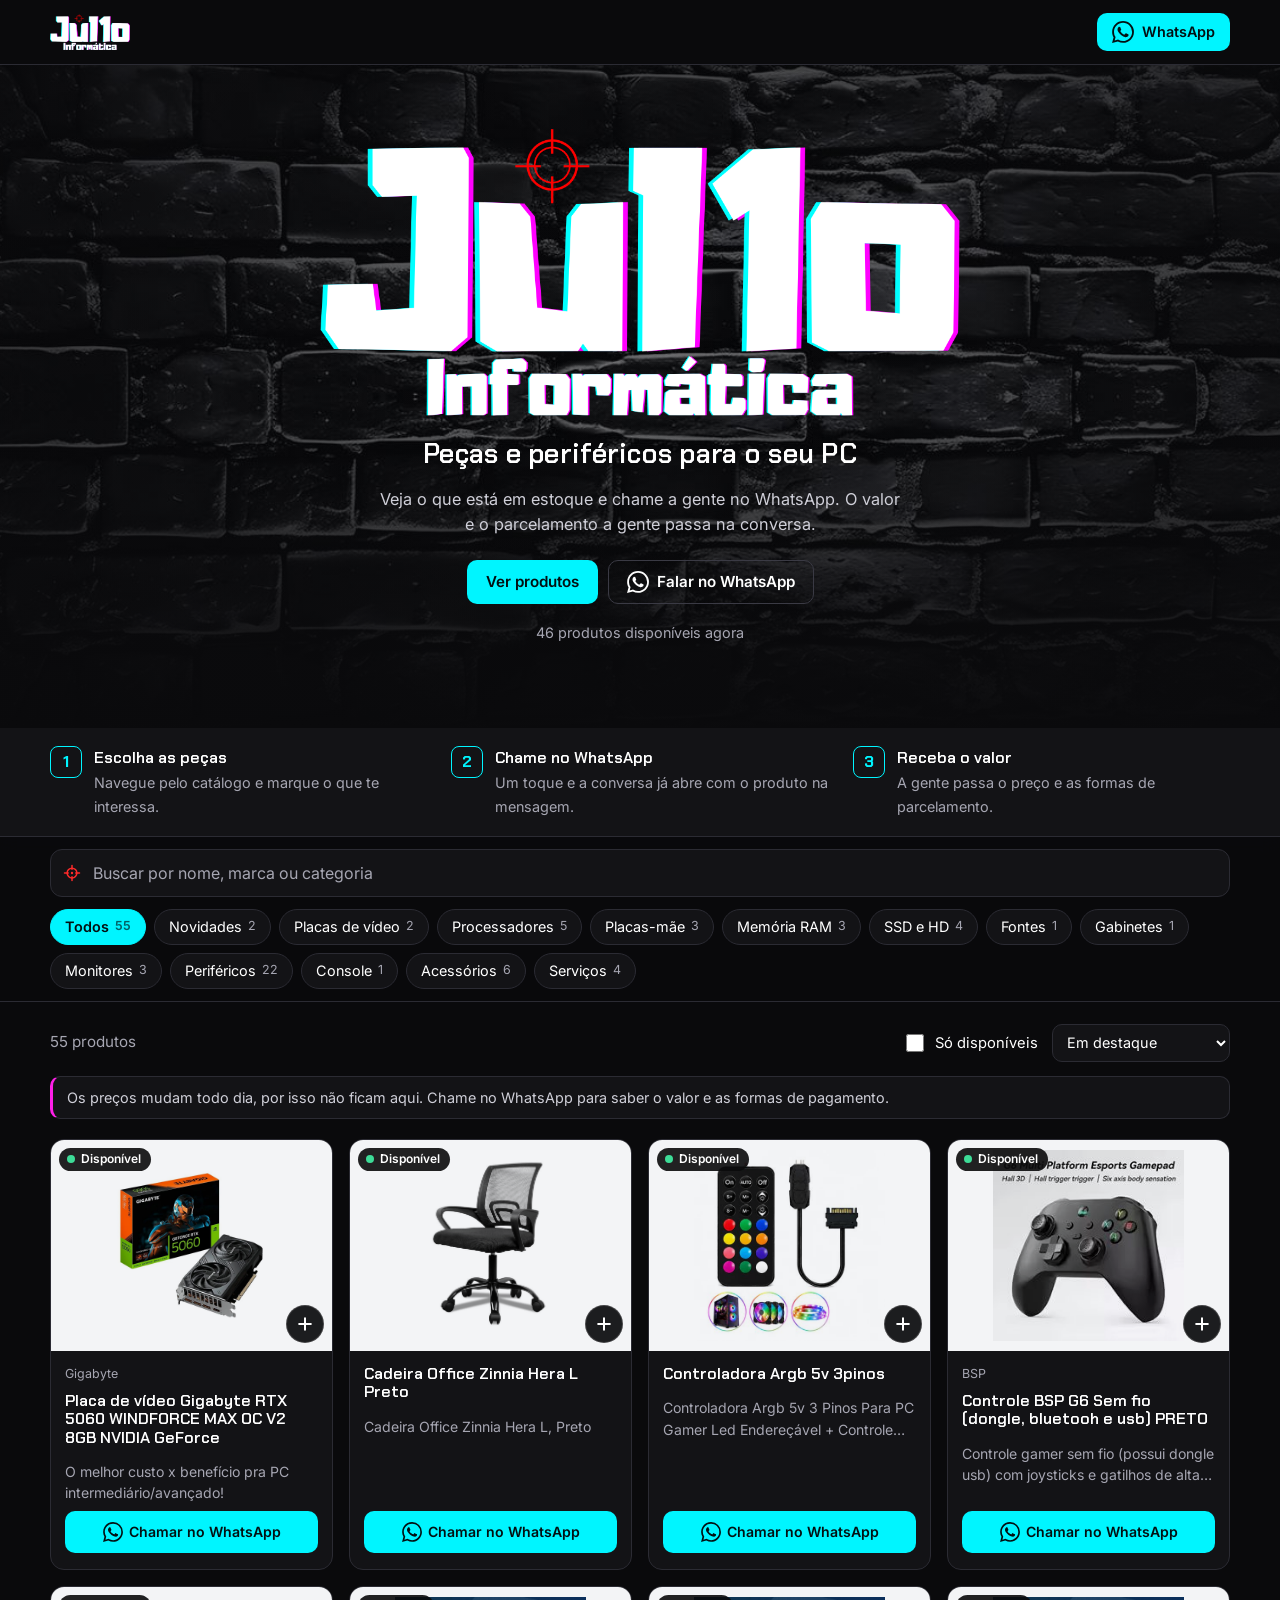
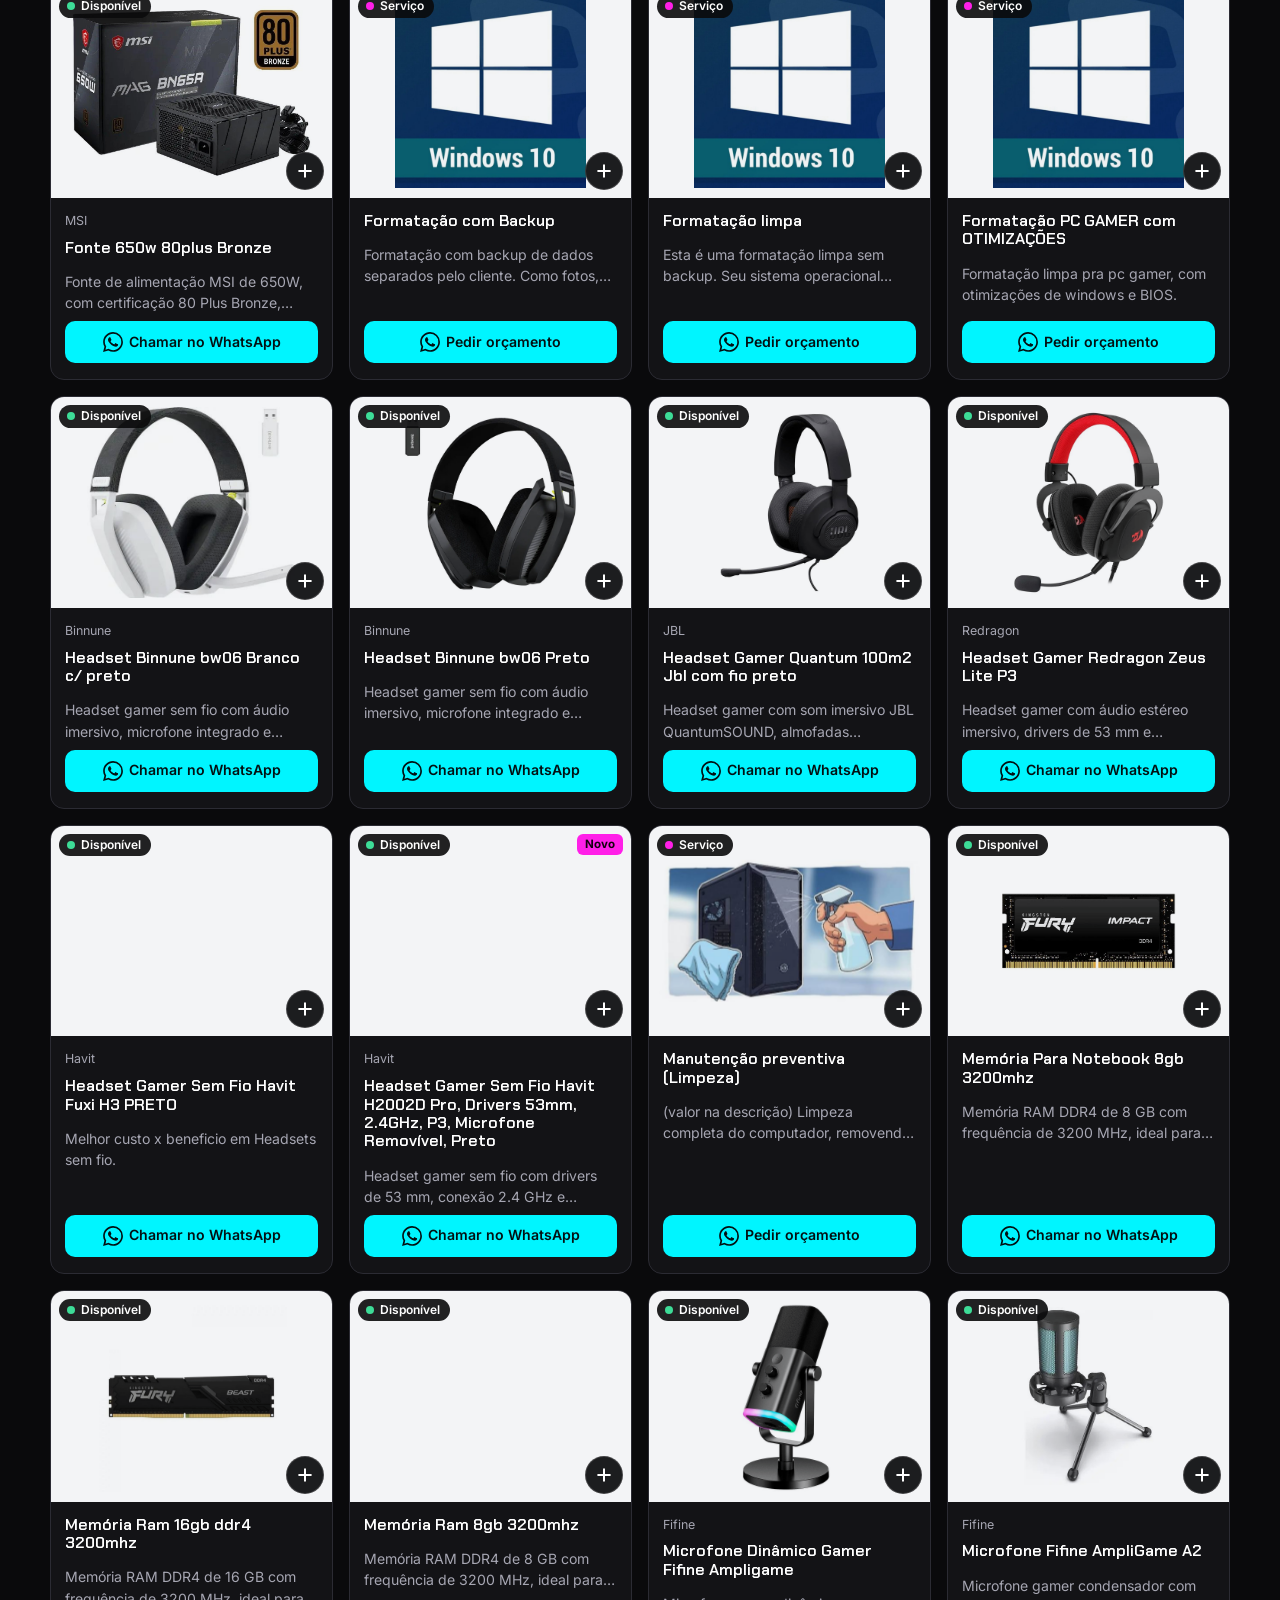
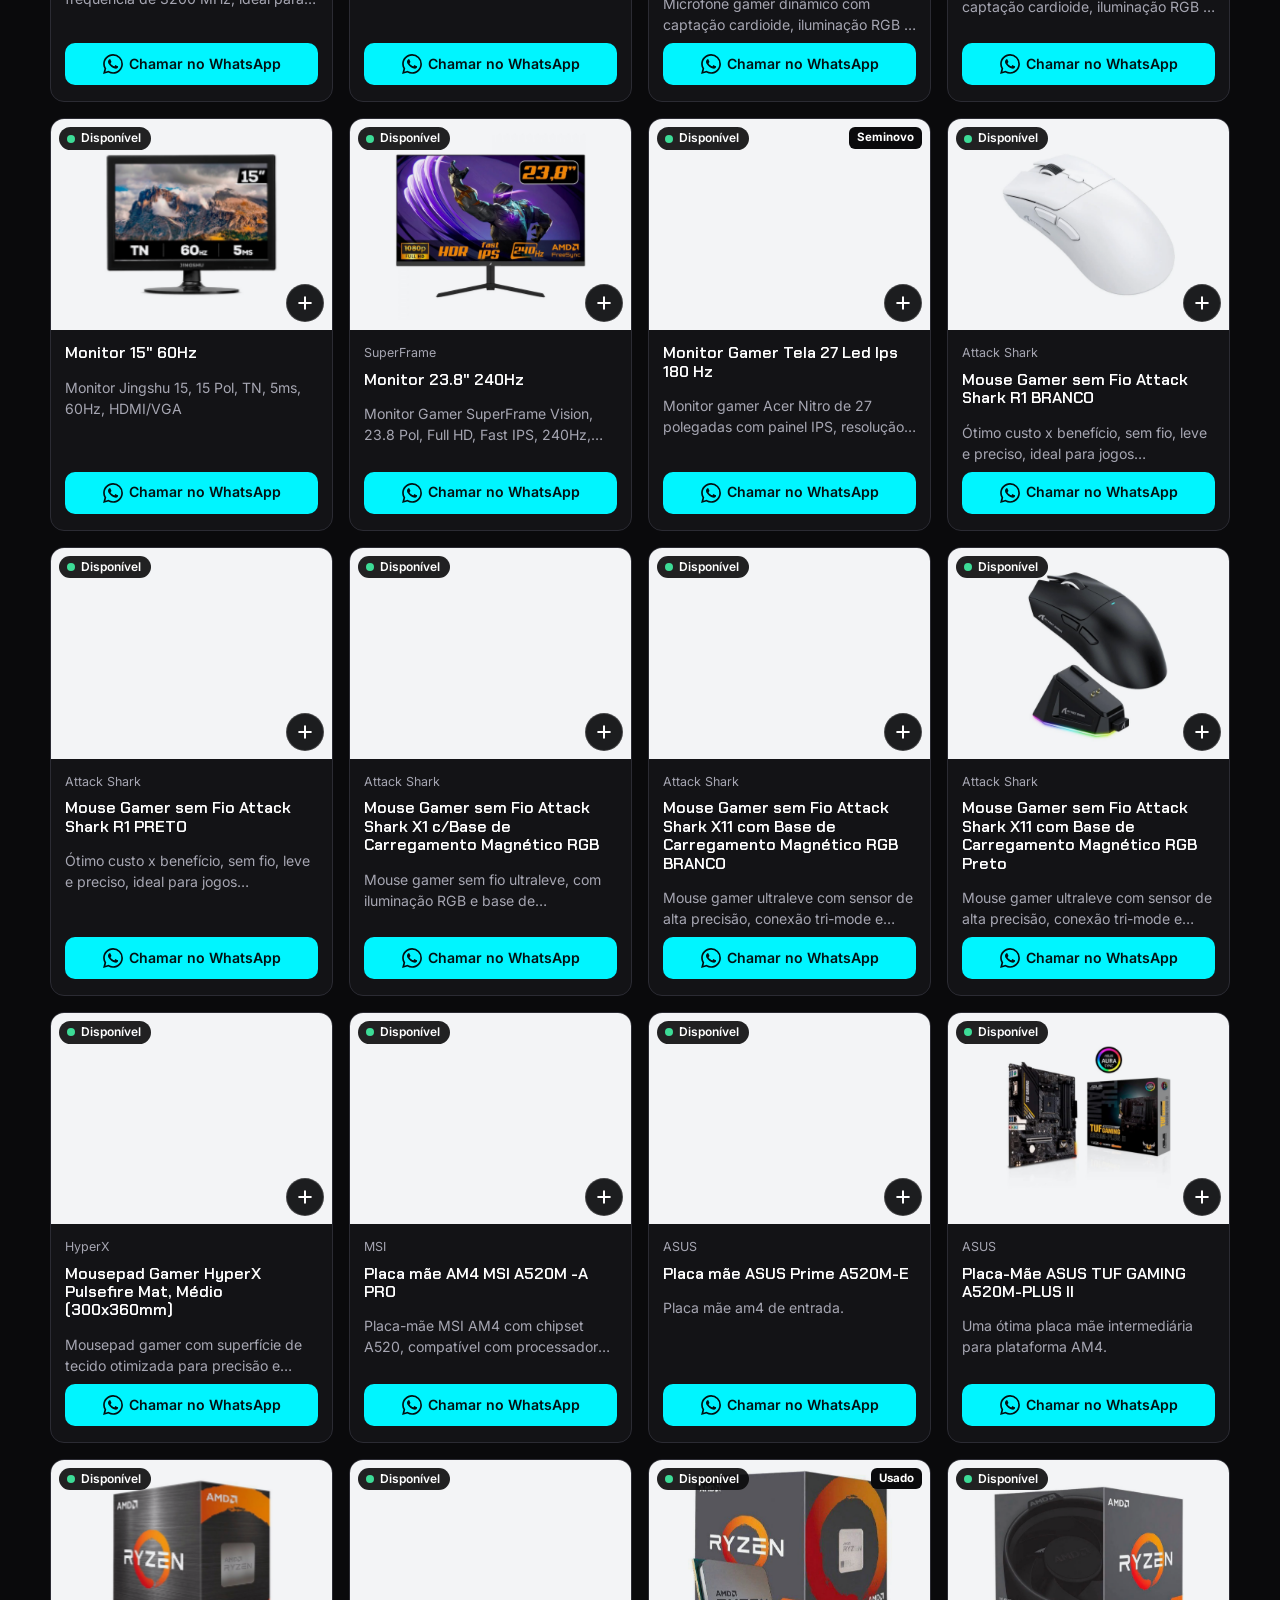
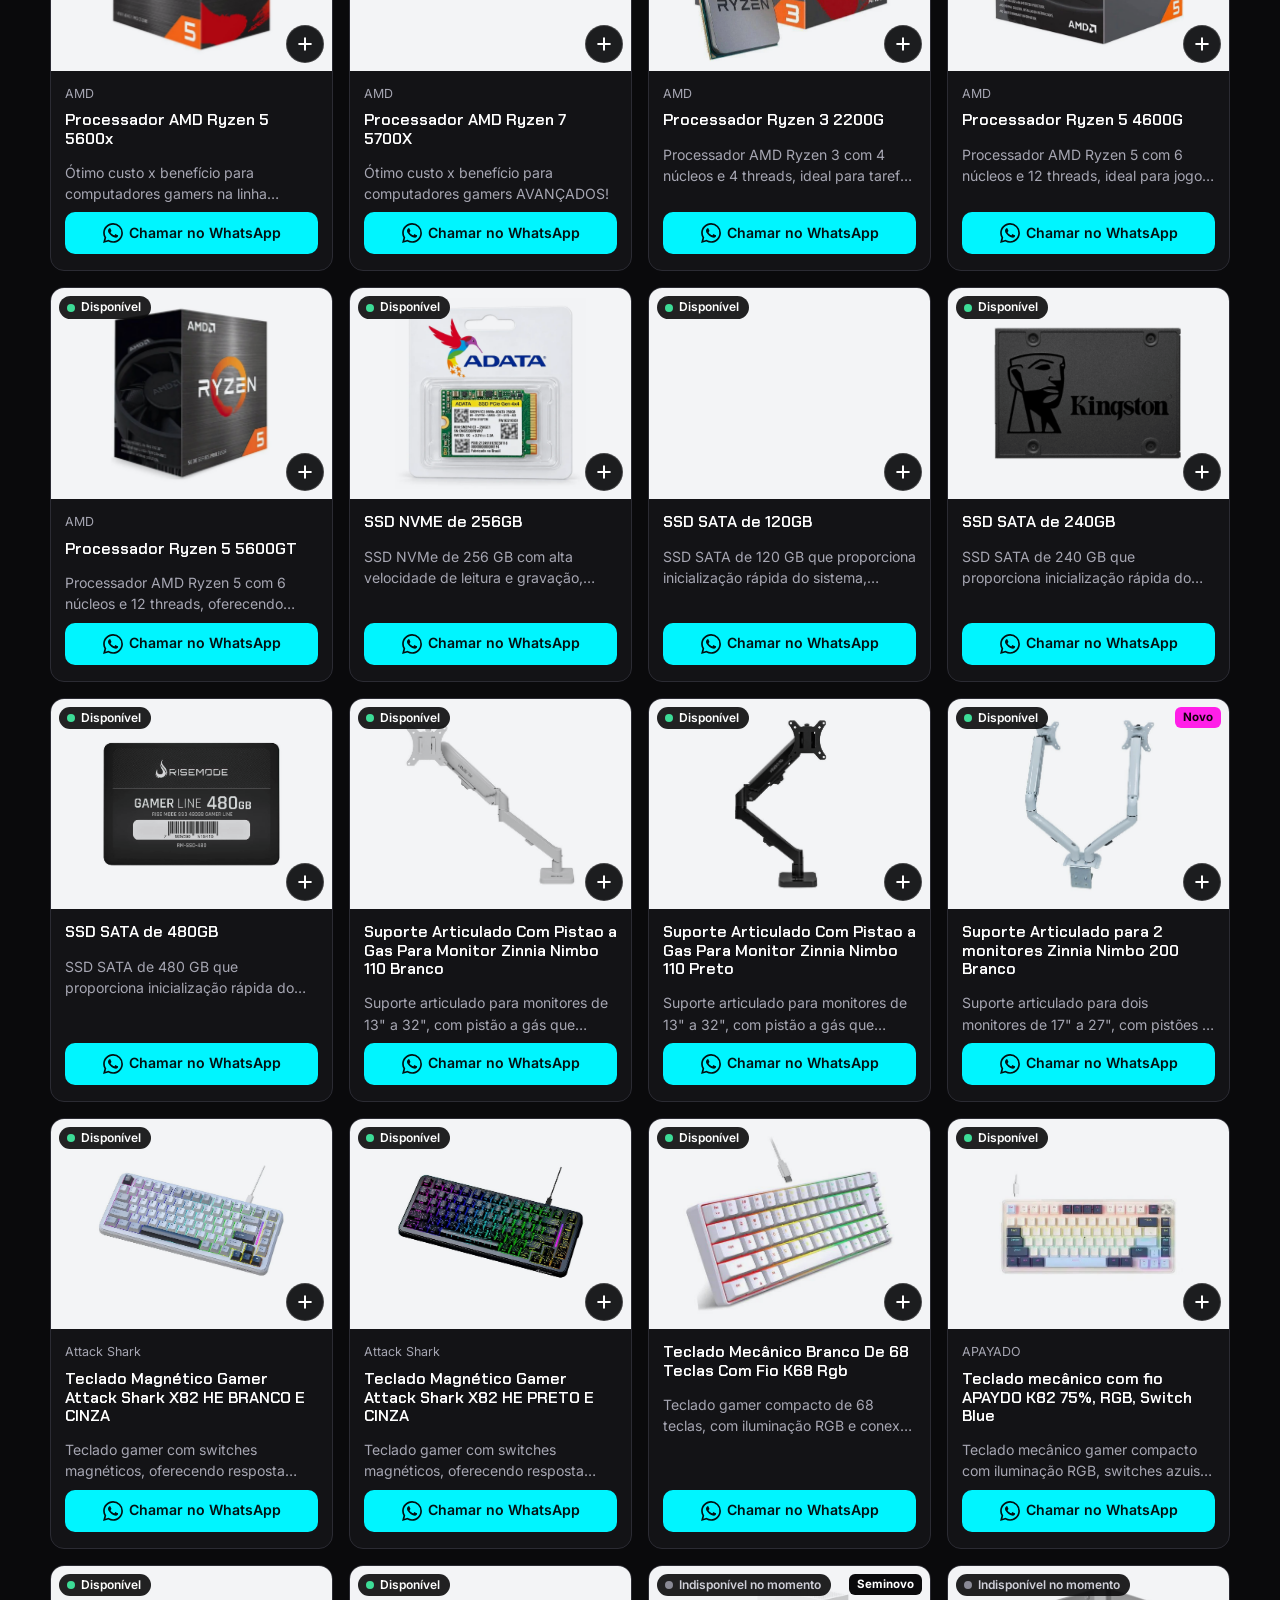
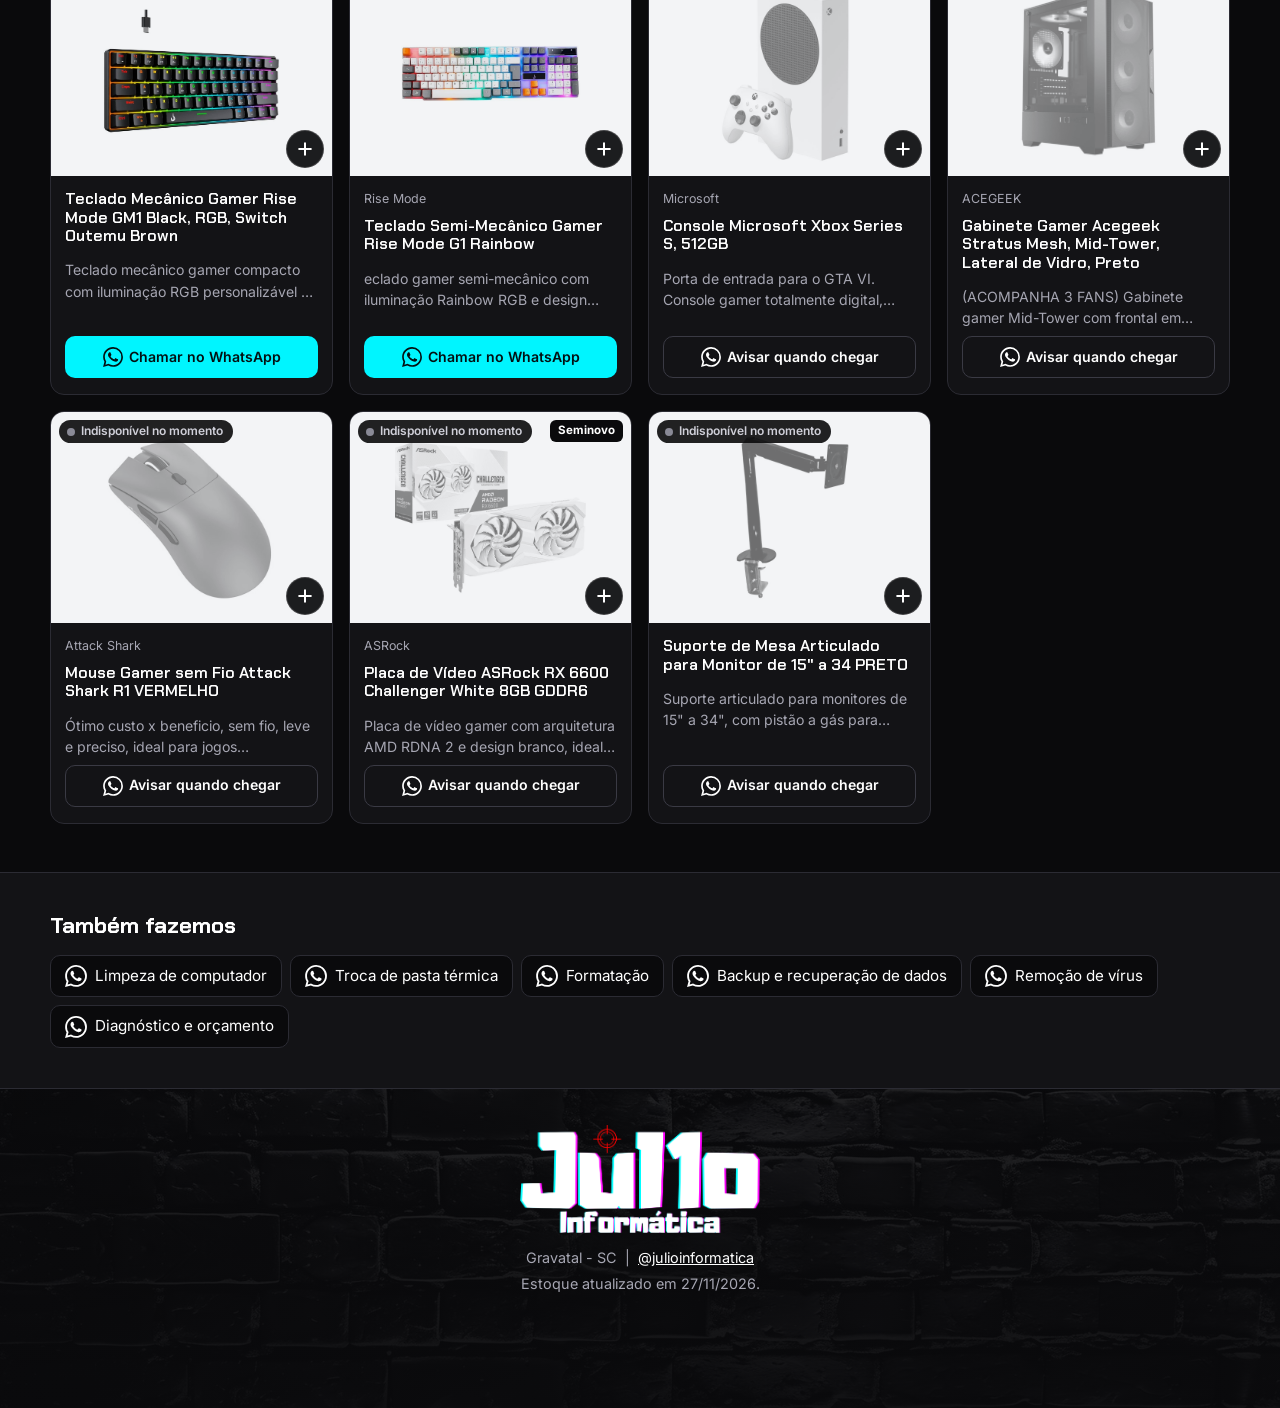
<file: index.html>
<!doctype html>
<html lang="pt-BR">
<head>
  <meta charset="utf-8">
  <meta name="viewport" content="width=device-width, initial-scale=1">
  <title>Jul1o Informática | Catálogo</title>
  <meta name="description" content="Catálogo de peças e periféricos da Jul1o Informática. Veja o que tem em estoque e chame no WhatsApp.">
  <meta name="theme-color" content="#0a0a0c">

  <!-- Prévia ao compartilhar o link (WhatsApp, Instagram, etc.)
       A imagem precisa do endereço completo do site, senão as redes sociais não mostram. -->
  <meta property="og:type" content="website">
  <meta property="og:url" content="https://julioinformaticagvt.github.io/catalogo/">
  <meta property="og:title" content="Jul1o Informática | Catálogo">
  <meta property="og:description" content="Peças e periféricos para o seu PC. Veja o que tem em estoque e chame no WhatsApp.">
  <meta property="og:locale" content="pt_BR">
  <meta property="og:image" content="https://julioinformaticagvt.github.io/catalogo/img/og.jpg">
  <meta name="twitter:card" content="summary_large_image">

  <link rel="icon" type="image/png" href="img/favicon.png">
  <link rel="apple-touch-icon" href="img/apple-touch-icon.png">

  <link rel="preconnect" href="https://fonts.googleapis.com">
  <link rel="preconnect" href="https://fonts.gstatic.com" crossorigin>
  <link href="https://fonts.googleapis.com/css2?family=Chakra+Petch:wght@500;600;700&family=Inter:wght@400;500;600&display=swap" rel="stylesheet">
  <link rel="stylesheet" href="css/style.css">
</head>
<body>
  <a class="skip" href="#produtos">Ir para os produtos</a>

  <header class="top">
    <div class="wrap top-in">
      <a class="brand" href="./" aria-label="Júlio Informática, início">
        <img src="img/logo.png" alt="Júlio Informática" width="1038" height="466">
      </a>
      <!-- O logo do WhatsApp dos botões é colocado pelo js/app.js (ICONE_WA) -->
      <a class="btn primary sm" id="top-wa" href="#" target="_blank" rel="noopener">
        <span>WhatsApp</span>
      </a>
    </div>
  </header>

  <section class="hero">
    <div class="wrap">
      <h1 class="logo-glitch">
        <img class="base" src="img/logo.png" alt="Júlio Informática" width="1038" height="466" fetchpriority="high">
        <img class="g g1" src="img/logo.png" alt="" aria-hidden="true">
        <img class="g g2" src="img/logo.png" alt="" aria-hidden="true">
      </h1>
      <p class="tagline" id="hero-titulo">Peças e periféricos para o seu PC</p>
      <p class="lead" id="hero-sub"></p>
      <div class="hero-actions">
        <a class="btn primary" href="#produtos">Ver produtos</a>
        <a class="btn ghost" id="hero-wa" href="#" target="_blank" rel="noopener"><span>Falar no WhatsApp</span></a>
      </div>
      <p class="hero-note" id="hero-note"></p>
    </div>
  </section>

  <section class="passos" id="passos-sec" hidden aria-label="Como funciona">
    <div class="wrap">
      <ol id="passos-lista"></ol>
    </div>
  </section>

  <div class="toolbar" id="toolbar">
    <div class="wrap">
      <label class="search">
        <svg class="ico target" viewBox="0 0 24 24" aria-hidden="true"><circle cx="12" cy="12" r="6.5" fill="none" stroke="currentColor" stroke-width="2"/><circle cx="12" cy="12" r="1.6" fill="currentColor"/><path d="M12 2v5M12 17v5M2 12h5M17 12h5" stroke="currentColor" stroke-width="2" stroke-linecap="round"/></svg>
        <span class="sr">Buscar produto</span>
        <input id="busca" type="search" placeholder="Buscar por nome, marca ou categoria" autocomplete="off" enterkeyhint="search">
        <button type="button" class="clear" id="busca-limpar" aria-label="Limpar busca" hidden>&times;</button>
      </label>
      <div class="chips" id="chips" role="group" aria-label="Categorias"></div>
    </div>
  </div>

  <main class="wrap" id="produtos">
    <div class="meta">
      <p class="count" id="contagem" aria-live="polite"></p>
      <div class="controls">
        <label class="check">
          <input type="checkbox" id="so-disp">
          <span>Só disponíveis</span>
        </label>
        <label class="sort">
          <span class="sr">Ordenar</span>
          <select id="ordem">
            <option value="destaque">Em destaque</option>
            <option value="disp">Disponíveis primeiro</option>
            <option value="az">Nome (A-Z)</option>
          </select>
        </label>
      </div>
    </div>

    <p class="price-note" id="aviso-preco"></p>

    <div class="grid" id="grid"></div>

    <div class="empty" id="vazio" hidden>
      <h2 id="vazio-titulo">Nenhum produto encontrado</h2>
      <p id="vazio-texto">Tente outra palavra ou outra categoria. Se não achou, pergunte direto para a gente.</p>
      <a class="btn primary" id="vazio-wa" href="#" target="_blank" rel="noopener"><span>Perguntar no WhatsApp</span></a>
    </div>
  </main>

  <section class="servicos" id="servicos-sec" hidden>
    <div class="wrap">
      <h2>Também fazemos</h2>
      <ul id="servicos-lista"></ul>
    </div>
  </section>

  <footer class="foot">
    <div class="wrap foot-in">
      <img class="foot-logo" src="img/logo.png" alt="" width="1038" height="466" loading="lazy">
      <p class="foot-info" id="foot-info"></p>
      <p class="foot-upd" id="foot-upd"></p>
    </div>
  </footer>

  <a class="fab" id="fab" href="#" target="_blank" rel="noopener" aria-label="Chamar no WhatsApp"></a>

  <button type="button" class="topo" id="topo" aria-label="Voltar ao topo" hidden>
    <svg viewBox="0 0 24 24" aria-hidden="true"><path d="M6 14l6-6 6 6" fill="none" stroke="currentColor" stroke-width="2.4" stroke-linecap="round" stroke-linejoin="round"/></svg>
  </button>

  <button type="button" class="lista-bar" id="lista-bar" hidden>
    <span class="lb-txt">Minha lista de interesse</span>
    <span class="lb-num" id="lista-num">0</span>
    <span class="lb-cta">Ver lista</span>
  </button>

  <dialog id="modal" aria-labelledby="m-titulo">
    <div class="m-in" id="modal-conteudo"></div>
  </dialog>

  <!-- Foto ampliada (abre ao tocar na foto do produto) -->
  <dialog id="zoom-dlg" class="zoom" aria-label="Foto ampliada">
    <img id="zoom-img" alt="">
    <button type="button" class="m-close" data-zfechar aria-label="Fechar foto">&times;</button>
    <button type="button" class="z-nav z-prev" data-zpasso="-1" aria-label="Foto anterior">&#8249;</button>
    <button type="button" class="z-nav z-next" data-zpasso="1" aria-label="Próxima foto">&#8250;</button>
    <p class="z-dica" id="zoom-dica">Toque na foto para aproximar</p>
  </dialog>

  <dialog id="lista-dlg" aria-labelledby="l-titulo">
    <div class="l-in" id="lista-conteudo"></div>
  </dialog>

  <div class="toast" id="toast" role="status" aria-live="polite" hidden></div>

  <script src="js/config.js"></script>
  <script src="dados/produtos.js"></script>
  <script src="js/app.js"></script>
</body>
</html>
</file>
<file: css/style.css>
/* ============================================================
   ESTILO DO CATÁLOGO - Júlio Informática
   Identidade: parede de tijolos preta + logo com glitch (ciano e magenta)
   e a mira vermelha. As cores ficam todas aqui em cima: mudou aqui,
   muda no site todo.
   ============================================================ */
:root {
  --bg: #0a0a0c;
  --surface: #131316;
  --surface-2: #1b1b20;
  --line: #2b2b33;
  --text: #ffffff;
  --muted: #a6a6b2;

  --cyan: #00f5ff;          /* cor principal (vem da logo) */
  --magenta: #ff1fe8;       /* segunda cor da logo */
  --red: #ff2a2a;           /* a mira da logo */
  --accent: var(--cyan);
  --accent-ink: #031012;    /* texto sobre botão ciano */

  --ok: #3ddc97;            /* disponível */
  --off: #8a8a96;           /* indisponível */
  --photo-bg: #f3f4f6;      /* fundo atrás das fotos (combina com fundo branco) */

  --radius: 14px;
  --font-title: "Chakra Petch", system-ui, sans-serif;
  --font-body: "Inter", system-ui, -apple-system, "Segoe UI", sans-serif;
}

*, *::before, *::after { box-sizing: border-box; }
html { scroll-behavior: smooth; -webkit-text-size-adjust: 100%; }
body {
  margin: 0;
  background: var(--bg);
  color: var(--text);
  font-family: var(--font-body);
  font-size: 16px;
  line-height: 1.5;
}
img { max-width: 100%; display: block; }
button, input, select { font: inherit; color: inherit; }
h1, h2, h3 { font-family: var(--font-title); margin: 0; line-height: 1.15; }
a { color: inherit; }
[hidden] { display: none !important; }

.wrap { width: min(1180px, 100% - 32px); margin-inline: auto; }
.sr { position: absolute; width: 1px; height: 1px; overflow: hidden; clip: rect(0 0 0 0); white-space: nowrap; }
.skip { position: absolute; left: -999px; top: 8px; background: var(--accent); color: var(--accent-ink); padding: 8px 12px; border-radius: 8px; z-index: 100; }
.skip:focus { left: 8px; }
:focus-visible { outline: 2px solid var(--cyan); outline-offset: 3px; }

/* ---------- Botões ---------- */
.btn {
  display: inline-flex; align-items: center; justify-content: center; gap: 8px;
  min-height: 44px; padding: 0 18px;
  border-radius: 10px; border: 1px solid transparent;
  font-weight: 600; font-size: 0.95rem; text-decoration: none; cursor: pointer;
  transition: transform .12s, box-shadow .12s, background .15s, border-color .15s;
}
.btn.primary { background: var(--cyan); color: var(--accent-ink); }
.btn.primary:hover { transform: translate(-2px, -2px); box-shadow: 3px 3px 0 var(--magenta); }
.btn.primary:active { transform: none; box-shadow: none; }
.btn.ghost { background: transparent; border-color: #3a3a44; color: var(--text); }
.btn.ghost:hover { border-color: var(--cyan); background: var(--surface); }
.btn.sm { min-height: 38px; padding: 0 14px; font-size: 0.9rem; }
.ico { width: 18px; height: 18px; flex: none; }
.ico.wa { width: 22px; height: 22px; }   /* logo do WhatsApp (mesma cor do texto do botão) */

/* ---------- Topo ---------- */
.top { position: relative; z-index: 5; border-bottom: 1px solid var(--line); background: var(--bg); }
.top-in { display: flex; align-items: center; justify-content: space-between; min-height: 64px; gap: 12px; }
.brand { display: flex; align-items: center; text-decoration: none; }
.brand img { height: 36px; width: auto; }

/* ---------- Hero: parede de tijolos + logo ---------- */
.hero {
  position: relative; overflow: hidden; text-align: center;
  padding: 36px 0 52px;
  background:
    radial-gradient(ellipse 70% 80% at 50% 42%, rgba(10,10,12,.05), rgba(10,10,12,.78) 100%),
    linear-gradient(to bottom, rgba(10,10,12,.2) 55%, var(--bg) 100%),
    url("../img/tijolos.jpg") center top / cover no-repeat,
    var(--bg);
}
.hero .wrap { position: relative; z-index: 1; }

/* Logo com glitch: a logo já vem com o ciano/magenta. A cada 8 segundos
   ela dá uma tremida curta (menos de 1 segundo). Em quem pede menos
   movimento no aparelho, o efeito fica desligado. */
.logo-glitch { position: relative; width: min(640px, 88vw); margin: 0 auto; }
.logo-glitch .base { width: 100%; height: auto; }
.logo-glitch .g {
  position: absolute; inset: 0; width: 100%; height: 100%;
  pointer-events: none; clip-path: inset(0 0 100% 0);
}
.logo-glitch .g1 { filter: drop-shadow(-7px 0 0 var(--cyan)); animation: gl1 8s steps(1, end) 1.4s infinite; }
.logo-glitch .g2 { filter: drop-shadow(7px 0 0 var(--magenta)); animation: gl2 8s steps(1, end) 1.4s infinite; }
@keyframes gl1 {
  0%, 11%, 100% { clip-path: inset(0 0 100% 0); transform: none; }
  1%  { clip-path: inset(12% 0 68% 0); transform: translateX(-8px); }
  4%  { clip-path: inset(58% 0 22% 0); transform: translateX(6px); }
  7%  { clip-path: inset(34% 0 46% 0); transform: translateX(-5px); }
  10% { clip-path: inset(80% 0 4% 0);  transform: translateX(7px); }
}
@keyframes gl2 {
  0%, 11%, 100% { clip-path: inset(0 0 100% 0); transform: none; }
  1%  { clip-path: inset(62% 0 18% 0); transform: translateX(8px); }
  4%  { clip-path: inset(20% 0 60% 0); transform: translateX(-6px); }
  7%  { clip-path: inset(72% 0 10% 0); transform: translateX(5px); }
  10% { clip-path: inset(40% 0 40% 0); transform: translateX(-7px); }
}

.tagline { margin: 18px 0 0; font-family: var(--font-title); font-weight: 600; font-size: clamp(1.15rem, 3.4vw, 1.7rem); letter-spacing: .01em; }
.lead { color: #cfcfd8; max-width: 52ch; margin: 12px auto 0; font-size: 1.02rem; }
.hero-actions { display: flex; flex-wrap: wrap; justify-content: center; gap: 10px; margin-top: 24px; }
.hero-note { margin: 18px 0 0; color: var(--muted); font-size: 0.9rem; }

/* ---------- Como funciona ---------- */
.passos { border-bottom: 1px solid var(--line); background: var(--surface); }
.passos ol { list-style: none; margin: 0; padding: 18px 0; display: grid; gap: 14px; grid-template-columns: 1fr; counter-reset: passo; }
.passos li { display: flex; gap: 12px; align-items: flex-start; }
.passos .n {
  flex: none; display: grid; place-items: center; width: 32px; height: 32px; border-radius: 8px;
  border: 1px solid var(--cyan); color: var(--cyan);
  font-family: var(--font-title); font-weight: 700;
}
.passos strong { display: block; font-family: var(--font-title); font-weight: 600; }
.passos span.t { color: var(--muted); font-size: 0.9rem; }
/* No celular os passos ficam compactos (só o título), para os produtos aparecerem logo */
@media (max-width: 639px) {
  .passos ol { grid-template-columns: repeat(3, 1fr); gap: 8px; padding: 14px 0; }
  .passos li { flex-direction: column; align-items: center; text-align: center; gap: 6px; }
  .passos strong { font-size: 0.8rem; line-height: 1.25; }
  .passos span.t { display: none; }
}

/* ---------- Barra de busca e categorias ---------- */
.toolbar {
  position: sticky; top: 0; z-index: 10;
  background: rgba(10,10,12,.92); backdrop-filter: blur(10px);
  border-bottom: 1px solid var(--line);
  padding: 12px 0 10px;
}
.search {
  display: flex; align-items: center; gap: 10px;
  background: var(--surface); border: 1px solid var(--line); border-radius: 12px;
  padding: 0 12px; min-height: 48px; color: var(--muted);
}
.search .target { color: var(--red); }
.search:focus-within { border-color: var(--cyan); }
.search input { flex: 1; min-width: 0; background: none; border: 0; outline: 0; color: var(--text); font-size: 1rem; }
.search input::placeholder { color: var(--muted); }
.search input::-webkit-search-cancel-button { display: none; }
.clear { background: none; border: 0; color: var(--muted); font-size: 1.5rem; line-height: 1; cursor: pointer; padding: 0 4px; }
.clear:hover { color: var(--text); }

.chips { display: flex; gap: 8px; margin-top: 10px; overflow-x: auto; padding: 2px 0; scrollbar-width: none; -webkit-overflow-scrolling: touch; }
.chips::-webkit-scrollbar { display: none; }
/* Celular: borda esmaecida avisa que dá para arrastar e ver mais categorias (o app.js liga/desliga) */
.chips.mais-dir { -webkit-mask-image: linear-gradient(to right, #000 82%, transparent); mask-image: linear-gradient(to right, #000 82%, transparent); }
.chips.mais-esq { -webkit-mask-image: linear-gradient(to left, #000 82%, transparent); mask-image: linear-gradient(to left, #000 82%, transparent); }
.chips.mais-esq.mais-dir { -webkit-mask-image: linear-gradient(to right, transparent, #000 18%, #000 82%, transparent); mask-image: linear-gradient(to right, transparent, #000 18%, #000 82%, transparent); }
.chip {
  flex: none; display: inline-flex; align-items: center; gap: 6px;
  min-height: 36px; padding: 0 14px; border-radius: 999px;
  background: var(--surface); border: 1px solid var(--line); color: var(--text);
  font-size: 0.9rem; cursor: pointer; white-space: nowrap;
}
.chip:hover { border-color: var(--muted); }
.chip small { color: var(--muted); font-size: 0.78rem; }
.chip[aria-pressed="true"] { background: var(--cyan); border-color: var(--cyan); color: var(--accent-ink); font-weight: 600; }
.chip[aria-pressed="true"] small { color: rgba(3,16,18,.65); }

/* ---------- Linha de contagem / filtros ---------- */
.meta { display: flex; flex-wrap: wrap; align-items: center; justify-content: space-between; gap: 10px 16px; padding: 22px 0 6px; }
.count { margin: 0; color: var(--muted); font-size: 0.95rem; }
.controls { display: flex; align-items: center; gap: 14px; }
.check { display: inline-flex; align-items: center; gap: 8px; cursor: pointer; font-size: 0.92rem; }
.check input { width: 18px; height: 18px; accent-color: var(--cyan); }
.sort select {
  background: var(--surface); border: 1px solid var(--line); border-radius: 10px;
  min-height: 38px; padding: 0 10px; font-size: 0.9rem; cursor: pointer;
}
.price-note {
  margin: 8px 0 20px; padding: 10px 14px; border-radius: 10px;
  background: var(--surface); border: 1px solid var(--line); border-left: 3px solid var(--magenta);
  color: #cfcfd8; font-size: 0.9rem;
}
.price-note:empty { display: none; }

/* ---------- Cards ---------- */
.grid { display: grid; grid-template-columns: repeat(2, minmax(0, 1fr)); gap: 12px; padding-bottom: 48px; }
.card {
  display: flex; flex-direction: column;
  background: var(--surface); border: 1px solid var(--line); border-radius: var(--radius);
  overflow: hidden; transition: border-color .15s, box-shadow .15s;
}
@media (hover: hover) {
  .card:hover { border-color: #3d3d48; box-shadow: -3px 0 0 var(--cyan), 3px 0 0 var(--magenta); }
}
.card-media { position: relative; background: var(--photo-bg); aspect-ratio: 4 / 3; }
.card-open { position: absolute; inset: 0; width: 100%; height: 100%; padding: 0; border: 0; background: none; cursor: pointer; }
.card-open img { width: 100%; height: 100%; object-fit: contain; padding: 10px; mix-blend-mode: multiply; }
.card.off .card-open img { filter: grayscale(1); opacity: .55; }

.pill {
  position: absolute; left: 8px; top: 8px; pointer-events: none;
  display: inline-flex; align-items: center; gap: 6px;
  background: rgba(10,10,12,.9); color: var(--text);
  border-radius: 999px; padding: 4px 10px 4px 8px;
  font-size: 0.75rem; font-weight: 600; line-height: 1.2;
}
.pill i { width: 8px; height: 8px; border-radius: 50%; background: var(--ok); }
.pill.off { color: #cfcfd8; }
.pill.off i { background: var(--off); }
.pill.svc i, .m-status.svc i { background: var(--magenta); }   /* selo "Serviço" */
.tags { position: absolute; right: 8px; top: 8px; pointer-events: none; display: flex; flex-direction: column; gap: 4px; align-items: flex-end; }
.tag { background: var(--magenta); color: #14000f; border-radius: 6px; padding: 2px 8px; font-size: 0.72rem; font-weight: 700; }
.tag.alt { background: var(--bg); color: var(--text); }

/* Botão de adicionar à lista de interesse */
.add {
  position: absolute; right: 8px; bottom: 8px;
  width: 38px; height: 38px; border-radius: 50%;
  display: grid; place-items: center; cursor: pointer;
  background: rgba(10,10,12,.92); color: var(--text); border: 1px solid rgba(255,255,255,.18);
  transition: background .15s, color .15s, transform .12s;
}
.add:hover { border-color: var(--cyan); transform: scale(1.06); }
.add svg { width: 20px; height: 20px; }
.add .i-ok { display: none; }
.add[aria-pressed="true"] { background: var(--cyan); color: var(--accent-ink); border-color: var(--cyan); }
.add[aria-pressed="true"] .i-plus { display: none; }
.add[aria-pressed="true"] .i-ok { display: block; }

.card-body { display: flex; flex-direction: column; gap: 6px; padding: 12px 12px 14px; flex: 1; }
.marca { margin: 0; color: var(--muted); font-size: 0.78rem; }
.card h3 { font-size: 1rem; font-weight: 600; margin-bottom: 6px; }
.card h3 button { background: none; border: 0; padding: 0; text-align: left; cursor: pointer; font: inherit; color: inherit; }
.card h3 button:hover { text-decoration: underline; text-underline-offset: 3px; }
.desc { margin: 0; color: var(--muted); font-size: 0.88rem; display: none; }
.card-body > .btn { margin-top: auto; min-height: 42px; font-size: 0.88rem; padding: 6px 10px; line-height: 1.2; text-align: center; }
.card-body > .btn { gap: 6px; }
.card-body > .btn .ico.wa { width: 18px; height: 18px; }

/* ---------- Vazio ---------- */
.empty { text-align: center; padding: 56px 16px 72px; border: 1px dashed var(--line); border-radius: var(--radius); margin-bottom: 48px; }
.empty h2 { font-size: 1.4rem; }
.empty p { color: var(--muted); max-width: 46ch; margin: 10px auto 20px; }

/* ---------- Serviços ---------- */
.servicos { border-top: 1px solid var(--line); background: var(--surface); padding: 40px 0; }
.servicos h2 { font-size: 1.4rem; margin-bottom: 16px; }
.servicos ul { list-style: none; margin: 0; padding: 0; display: flex; flex-wrap: wrap; gap: 8px; }
.servicos a {
  display: inline-flex; align-items: center; gap: 8px; text-decoration: none;
  border: 1px solid var(--line); border-radius: 10px; padding: 9px 14px; background: var(--bg); font-size: 0.95rem;
  transition: border-color .15s, box-shadow .15s;
}
.servicos a:hover { border-color: var(--cyan); box-shadow: -2px 0 0 var(--cyan), 2px 0 0 var(--magenta); }

/* ---------- Rodapé ---------- */
.foot {
  border-top: 1px solid var(--line); padding: 36px 0 120px; text-align: center; color: var(--muted); font-size: 0.9rem;
  background: linear-gradient(rgba(10,10,12,.82), rgba(10,10,12,.94)), url("../img/tijolos.jpg") center / cover no-repeat, var(--bg);
}
.foot-logo { width: min(240px, 60vw); height: auto; margin: 0 auto 14px; }
.foot p { margin: 0 0 4px; }
.foot a { color: var(--text); }

/* ---------- Botões flutuantes ---------- */
.fab {
  position: fixed; right: 16px; bottom: 16px; z-index: 20;
  width: 56px; height: 56px; border-radius: 50%;
  display: grid; place-items: center;
  background: var(--cyan); color: var(--accent-ink);
  box-shadow: 3px 3px 0 var(--magenta), 0 6px 20px rgba(0,0,0,.5);
}
.fab .ico.wa { width: 30px; height: 30px; }
body.tem-lista .fab { display: none; }

.topo {
  position: fixed; left: 16px; bottom: 16px; z-index: 19;
  width: 44px; height: 44px; border-radius: 50%; cursor: pointer;
  display: grid; place-items: center;
  background: var(--surface-2); color: var(--text); border: 1px solid var(--line);
}
.topo svg { width: 22px; height: 22px; }
.topo:hover { border-color: var(--cyan); }
body.tem-lista .topo { bottom: 84px; }

.lista-bar {
  position: fixed; left: 50%; transform: translateX(-50%); bottom: 16px; z-index: 21;
  width: min(560px, 100% - 32px); min-height: 56px; padding: 0 12px 0 18px;
  display: flex; align-items: center; gap: 12px; cursor: pointer;
  background: var(--surface-2); border: 1px solid var(--cyan); border-radius: 14px; color: var(--text);
  box-shadow: -3px 0 0 var(--cyan), 3px 0 0 var(--magenta), 0 8px 24px rgba(0,0,0,.55);
  font-weight: 600; text-align: left;
}
.lb-txt { flex: 1; }
.lb-num { min-width: 28px; height: 28px; padding: 0 8px; display: grid; place-items: center; border-radius: 999px; background: var(--magenta); color: #14000f; font-size: 0.9rem; font-weight: 700; }
.lb-cta { background: var(--cyan); color: var(--accent-ink); border-radius: 10px; padding: 9px 14px; font-size: 0.9rem; }

/* ---------- Janelas (produto e lista) ---------- */
dialog {
  width: min(880px, 100% - 24px); max-height: calc(100vh - 24px); max-height: calc(100dvh - 24px);   /* 100vh: celular antigo */
  padding: 0; border: 1px solid var(--line); border-radius: 18px;
  background: var(--surface); color: var(--text); overflow: auto;
}
dialog::backdrop { background: rgba(4,4,6,.78); backdrop-filter: blur(3px); }
.m-in { position: relative; display: grid; grid-template-columns: 1fr; }
.m-close {
  position: absolute; right: 10px; top: 10px; z-index: 2;
  width: 40px; height: 40px; border-radius: 50%; border: 0; cursor: pointer;
  background: rgba(10,10,12,.88); color: var(--text); font-size: 1.5rem; line-height: 1;
}
.m-gal { background: var(--photo-bg); display: flex; flex-direction: column; justify-content: center; }
.m-main { aspect-ratio: 4 / 3; position: relative; display: block; width: 100%; border: 0; padding: 0; background: none; }
button.m-main { cursor: zoom-in; }
.m-main img { width: 100%; height: 100%; object-fit: contain; padding: 8px; mix-blend-mode: multiply; }
.sem-foto .m-lupa { display: none; }
button.m-main.sem-foto { cursor: default; }
.m-lupa {
  position: absolute; right: 10px; bottom: 10px; display: inline-flex; align-items: center; gap: 4px;
  background: rgba(10,10,12,.82); color: var(--text); font-size: 0.8rem; font-weight: 600;
  padding: 5px 10px 5px 7px; border-radius: 999px; pointer-events: none;
}

/* Foto ampliada: tela cheia, fundo claro como o das fotos */
dialog.zoom {
  width: 100vw; height: 100vh; height: 100dvh; max-width: none; max-height: none; margin: 0;
  border: 0; border-radius: 0; background: var(--photo-bg); overflow: hidden;
}
.zoom img {
  width: 100%; height: 100%; object-fit: contain; padding: 12px;
  cursor: zoom-in; touch-action: manipulation; user-select: none; -webkit-user-drag: none;
  transition: transform .2s;
}
.zoom.perto img { transform: scale(2.5); cursor: zoom-out; touch-action: none; transition: none; }
.z-nav {
  position: absolute; top: 50%; translate: 0 -50%; display: none;
  width: 44px; height: 44px; border-radius: 50%; border: 0; cursor: pointer;
  background: rgba(10,10,12,.82); color: var(--text); font-size: 1.8rem; line-height: 1;
}
.zoom.varias .z-nav { display: grid; place-items: center; }
.zoom.perto .z-nav { display: none; }
.z-prev { left: 10px; }
.z-next { right: 10px; }
.z-dica {
  position: absolute; left: 50%; bottom: 16px; translate: -50% 0; margin: 0; pointer-events: none;
  background: rgba(10,10,12,.82); color: var(--text); font-size: 0.85rem; padding: 6px 12px; border-radius: 999px; white-space: nowrap;
}
.m-thumbs { display: flex; gap: 8px; padding: 0 12px 12px; overflow-x: auto; }
.m-thumbs button { flex: none; width: 56px; height: 56px; border: 2px solid transparent; border-radius: 8px; background: #fff; padding: 2px; cursor: pointer; }
.m-thumbs button[aria-current="true"] { border-color: var(--magenta); }
.m-thumbs img { width: 100%; height: 100%; object-fit: contain; }
.m-info { padding: 20px 18px 22px; display: flex; flex-direction: column; gap: 12px; }
.m-info h2 { font-size: 1.5rem; font-weight: 700; }
.m-status { display: inline-flex; align-items: center; gap: 8px; font-weight: 600; font-size: 0.92rem; }
.m-status i { width: 10px; height: 10px; border-radius: 50%; background: var(--ok); }
.m-status.off { color: #cfcfd8; }
.m-status.off i { background: var(--off); }
.m-desc { margin: 0; color: #cfcfd8; }
.specs { margin: 0; display: grid; grid-template-columns: auto 1fr; gap: 6px 16px; font-size: 0.92rem; border-top: 1px solid var(--line); padding-top: 12px; }
.specs dt { color: var(--muted); }
.specs dd { margin: 0; }
.m-actions { display: grid; gap: 8px; margin-top: 6px; }
.m-actions .row { display: grid; grid-template-columns: 1fr 1fr; gap: 8px; }
.btn.on { border-color: var(--cyan); color: var(--cyan); }
.m-note { margin: 0; color: var(--muted); font-size: 0.82rem; }

.l-in { padding: 22px 18px 20px; display: flex; flex-direction: column; gap: 14px; }
.l-in h2 { font-size: 1.4rem; padding-right: 44px; }
.l-in > p { margin: 0; color: var(--muted); font-size: 0.92rem; }
.l-lista { list-style: none; margin: 0; padding: 0; display: grid; gap: 8px; }
.l-lista li { display: flex; align-items: center; gap: 10px; padding: 10px 12px; background: var(--bg); border: 1px solid var(--line); border-radius: 10px; }
.l-lista .nome { flex: 1; min-width: 0; font-weight: 500; }
.l-lista .st { display: block; font-size: 0.78rem; color: var(--muted); font-weight: 400; }
.l-lista button { flex: none; width: 36px; height: 36px; border-radius: 8px; border: 1px solid var(--line); background: none; color: var(--muted); cursor: pointer; font-size: 1.2rem; line-height: 1; }
.l-lista button:hover { color: var(--text); border-color: var(--red); }
.l-actions { display: grid; gap: 8px; }

/* ---------- Aviso rápido ---------- */
.toast {
  position: fixed; left: 50%; bottom: 90px; transform: translateX(-50%); z-index: 60;
  background: #f1f1f4; color: #0a0a0c; padding: 10px 16px; border-radius: 10px; font-weight: 600; font-size: 0.9rem;
}

/* ---------- Telas maiores ---------- */
@media (min-width: 640px) {
  .chips { flex-wrap: wrap; }   /* computador: todas as categorias aparecem, em mais de uma linha se precisar */
  .card-body > .btn .ico.wa { width: 20px; height: 20px; }
  .grid { grid-template-columns: repeat(3, minmax(0, 1fr)); gap: 16px; }
  .desc { display: -webkit-box; -webkit-line-clamp: 2; -webkit-box-orient: vertical; overflow: hidden; }
  .card-body { padding: 14px 14px 16px; gap: 8px; }
  .passos ol { grid-template-columns: repeat(3, 1fr); gap: 24px; }
  .hero { padding: 48px 0 64px; }
}
@media (min-width: 900px) {
  .grid { grid-template-columns: repeat(4, minmax(0, 1fr)); }
  .hero { padding: 64px 0 84px; }
  .m-in { grid-template-columns: 1.05fr 1fr; }
  .m-info { padding: 32px 28px; }
  .fab { display: none; }
  .foot { padding-bottom: 110px; }
}

@media (prefers-reduced-motion: reduce) {
  html { scroll-behavior: auto; }
  * { transition: none !important; }
  .logo-glitch .g { display: none; }
}
</file>
